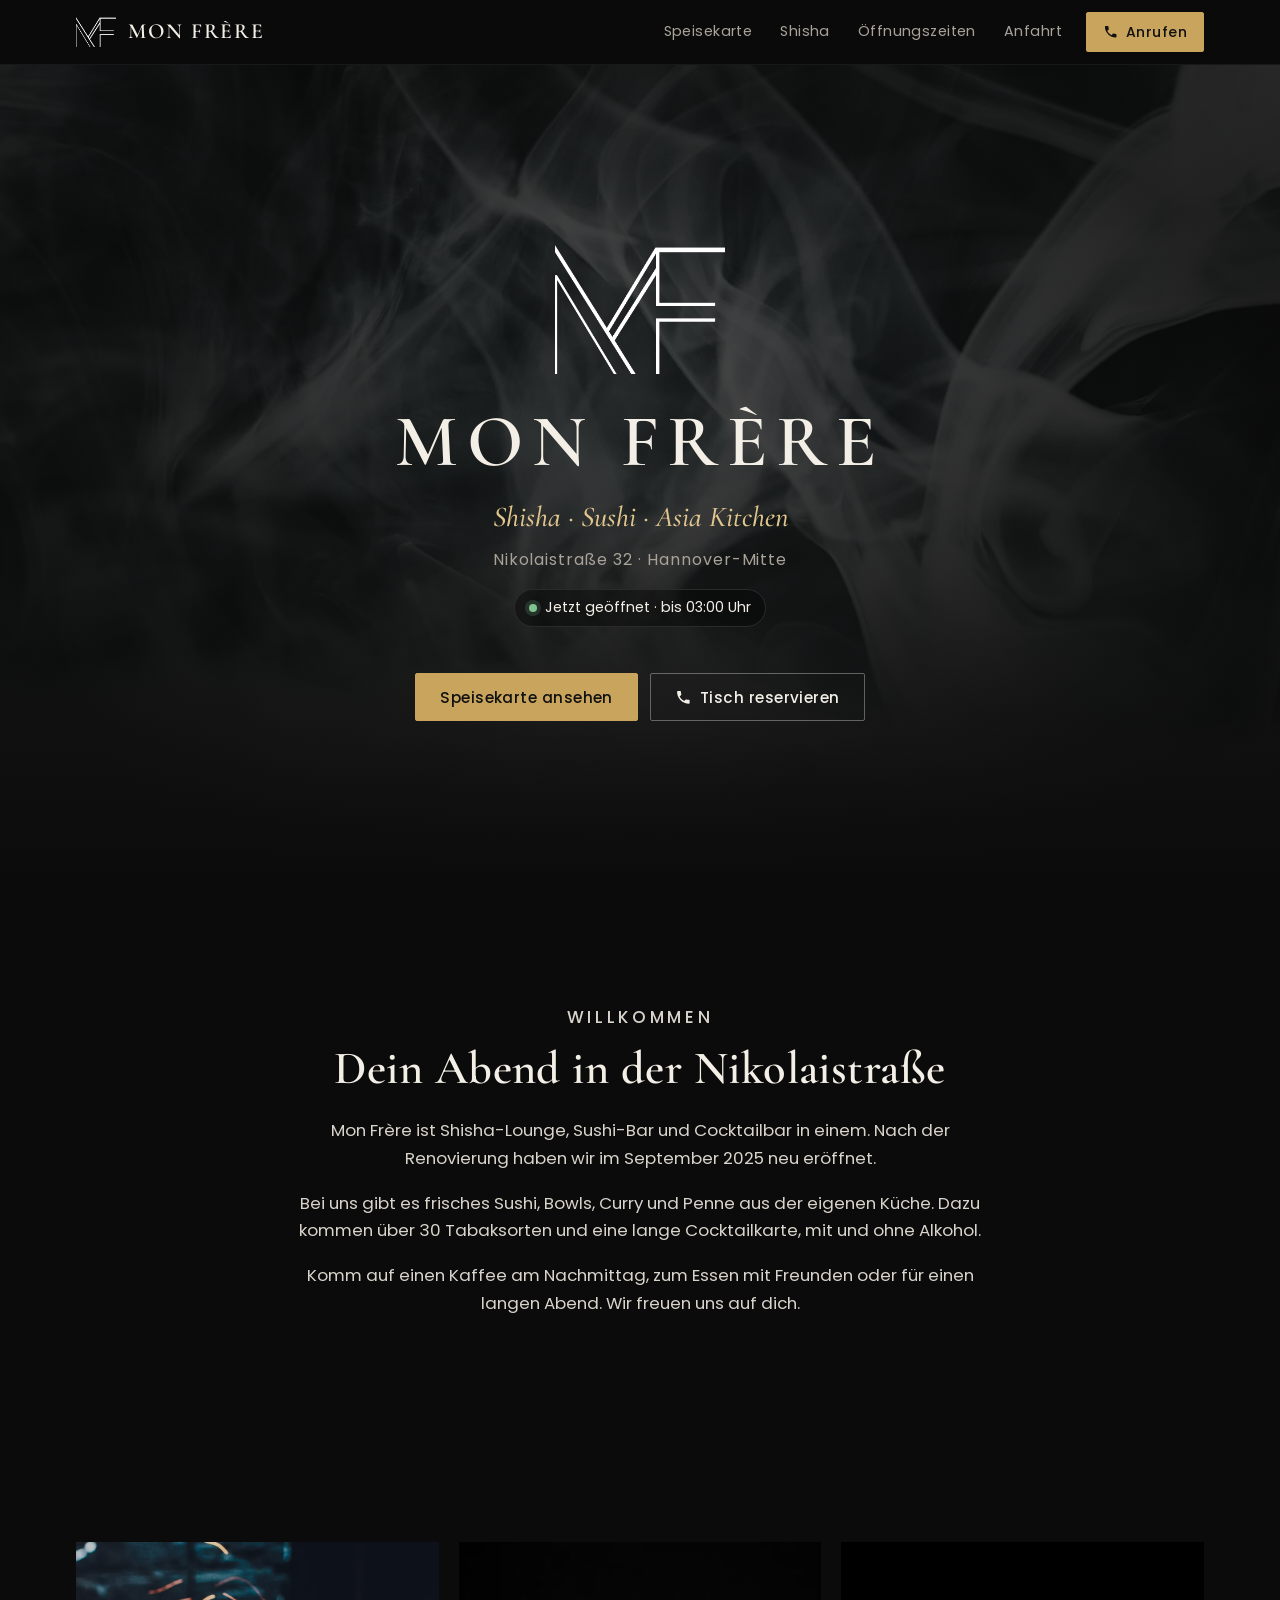
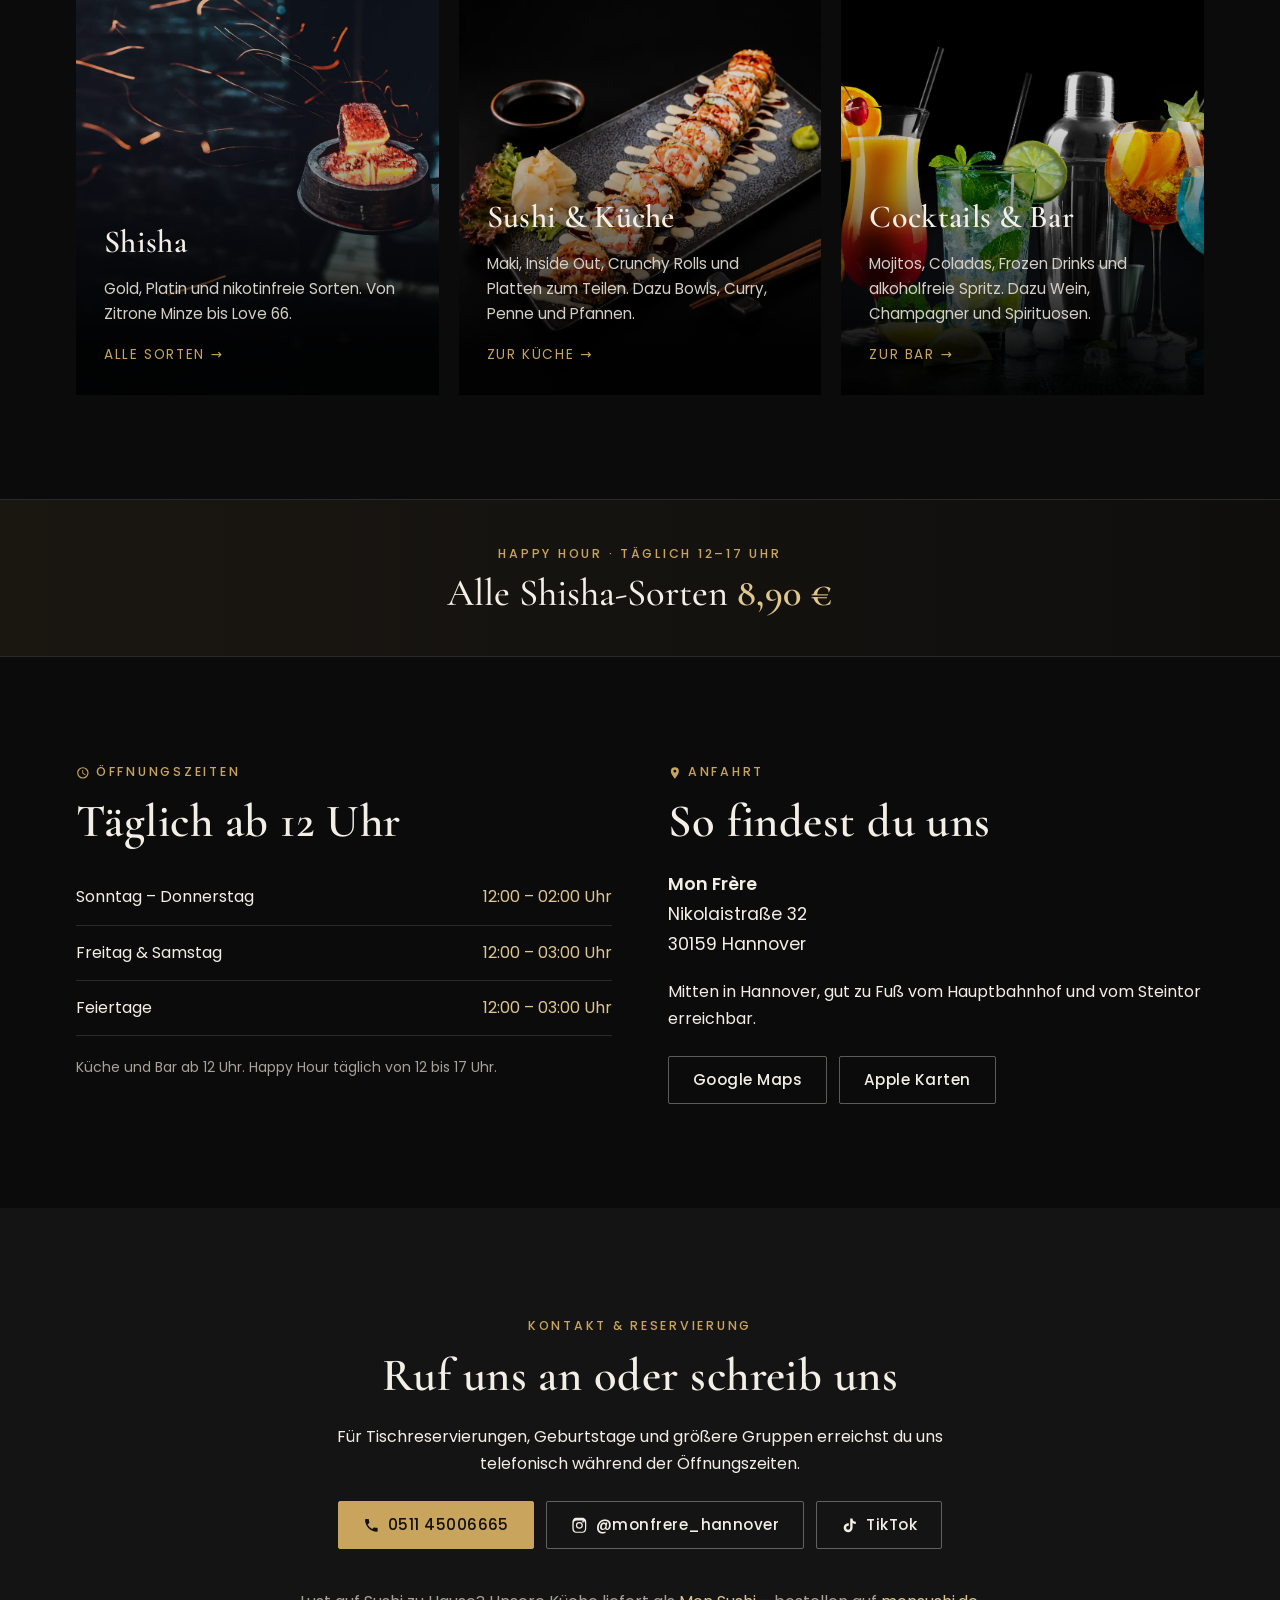
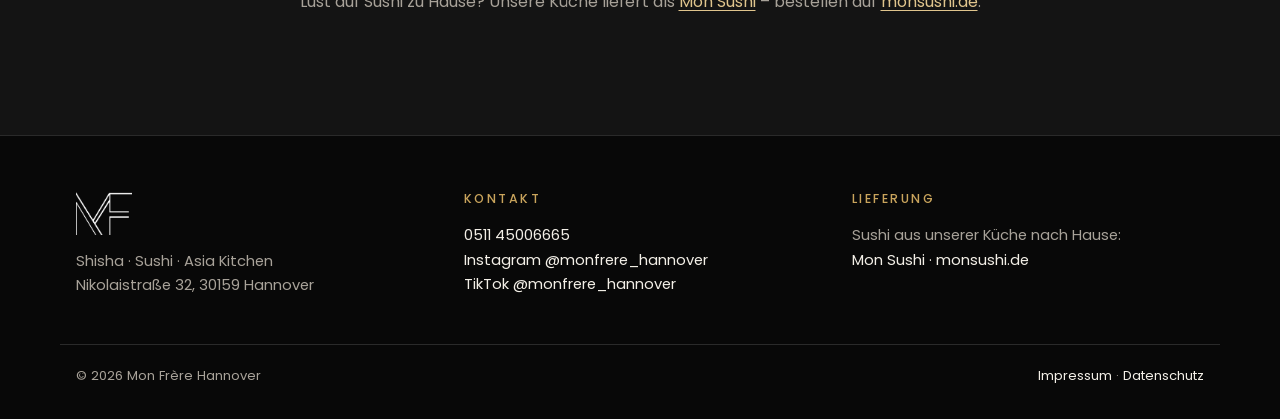
<file: index.html>
<!doctype html>
<html lang="de">
<head>
<meta charset="utf-8">
<meta name="viewport" content="width=device-width, initial-scale=1">
<title>Mon Frère Hannover – Shisha, Sushi &amp; Asia Kitchen in der Nikolaistraße</title>
<meta name="description" content="Mon Frère in Hannover-Mitte: Shisha-Lounge mit Sushi, Bowls und Cocktails in der Nikolaistraße 32. Täglich ab 12 Uhr geöffnet, Happy Hour bis 17 Uhr.">
<link rel="canonical" href="https://monfrere-hannover.de/">
<meta name="theme-color" content="#0b0b0b">
<meta property="og:type" content="website">
<meta property="og:locale" content="de_DE">
<meta property="og:site_name" content="Mon Frère Hannover">
<meta property="og:title" content="Mon Frère Hannover – Shisha, Sushi &amp; Asia Kitchen in der Nikolaistraße">
<meta property="og:description" content="Mon Frère in Hannover-Mitte: Shisha-Lounge mit Sushi, Bowls und Cocktails in der Nikolaistraße 32. Täglich ab 12 Uhr geöffnet, Happy Hour bis 17 Uhr.">
<meta property="og:url" content="https://monfrere-hannover.de/">
<meta property="og:image" content="https://monfrere-hannover.de/assets/img/og-bild.jpg">
<link rel="icon" type="image/png" sizes="32x32" href="assets/img/favicon-32.png">
<link rel="apple-touch-icon" href="assets/img/apple-touch-icon.png">
<link rel="preload" href="assets/fonts/CormorantGaramond-500.woff" as="font" type="font/woff" crossorigin>
<link rel="stylesheet" href="assets/css/stil.css?v=20261021">
<script type="application/ld+json">{"@context": "https://schema.org", "@type": "BarOrPub", "name": "Mon Frère", "description": "Mon Frère in Hannover-Mitte: Shisha-Lounge mit Sushi, Bowls und Cocktails in der Nikolaistraße 32. Täglich ab 12 Uhr geöffnet, Happy Hour bis 17 Uhr.", "url": "https://monfrere-hannover.de/", "telephone": "+4951145006665", "image": "https://monfrere-hannover.de/assets/img/og-bild.jpg", "logo": "https://monfrere-hannover.de/assets/img/icon-512.png", "priceRange": "€€", "servesCuisine": ["Sushi", "Asiatisch", "Cocktails"], "hasMenu": "https://monfrere-hannover.de/speisekarte.html", "address": {"@type": "PostalAddress", "streetAddress": "Nikolaistraße 32", "postalCode": "30159", "addressLocality": "Hannover", "addressCountry": "DE"}, "geo": {"@type": "GeoCoordinates", "latitude": 52.3822822, "longitude": 9.7329298}, "openingHoursSpecification": [{"@type": "OpeningHoursSpecification", "dayOfWeek": ["Sunday", "Monday", "Tuesday", "Wednesday", "Thursday"], "opens": "12:00", "closes": "02:00"}, {"@type": "OpeningHoursSpecification", "dayOfWeek": ["Friday", "Saturday"], "opens": "12:00", "closes": "03:00"}], "sameAs": ["https://www.instagram.com/monfrere_hannover/", "https://www.tiktok.com/@monfrere_hannover"]}</script>
</head>
<body class="start">
<a class="skip" href="#inhalt">Zum Inhalt springen</a>
<header class="kopf">
  <div class="kopf__innen">
    <a class="kopf__logo" href="index.html" aria-label="Mon Frère – Startseite">
      <img src="assets/img/logo-mf.png" alt="" width="40" height="30">
      <span>Mon Frère</span>
    </a>
    <nav class="kopf__nav" aria-label="Hauptnavigation"><a href="speisekarte.html">Speisekarte</a><a href="speisekarte.html#shisha">Shisha</a><a href="index.html#zeiten">Öffnungszeiten</a><a href="index.html#anfahrt">Anfahrt</a></nav>
    <a class="knopf knopf--klein" href="tel:+4951145006665"><svg viewBox="0 0 24 24" aria-hidden="true"><path d="M6.6 10.8a15.1 15.1 0 0 0 6.6 6.6l2.2-2.2a1 1 0 0 1 1-.25 11.4 11.4 0 0 0 3.6.57 1 1 0 0 1 1 1V20a1 1 0 0 1-1 1A17 17 0 0 1 3 4a1 1 0 0 1 1-1h3.5a1 1 0 0 1 1 1c0 1.25.2 2.45.57 3.57a1 1 0 0 1-.25 1z"/></svg><span>Anrufen</span></a>
  </div>
</header>
<main id="inhalt">

<section class="held">
  <div class="held__bild" aria-hidden="true"></div>
  <div class="held__innen">
    <img class="held__logo" src="assets/img/logo-mf.png" alt="" width="180" height="137">
    <h1>Mon Frère</h1>
    <p class="held__zeile">Shisha · Sushi · Asia Kitchen</p>
    <p class="held__ort">Nikolaistraße 32 · Hannover-Mitte</p>
    <p class="status" id="jetzt" hidden></p>
    <div class="held__knoepfe">
      <a class="knopf" href="speisekarte.html">Speisekarte ansehen</a>
      <a class="knopf knopf--rand" href="tel:+4951145006665"><svg viewBox="0 0 24 24" aria-hidden="true"><path d="M6.6 10.8a15.1 15.1 0 0 0 6.6 6.6l2.2-2.2a1 1 0 0 1 1-.25 11.4 11.4 0 0 0 3.6.57 1 1 0 0 1 1 1V20a1 1 0 0 1-1 1A17 17 0 0 1 3 4a1 1 0 0 1 1-1h3.5a1 1 0 0 1 1 1c0 1.25.2 2.45.57 3.57a1 1 0 0 1-.25 1z"/></svg><span>Tisch reservieren</span></a>
    </div>
  </div>
</section>

<section class="abschnitt willkommen">
  <div class="eng">
    <p class="dachzeile">Willkommen</p>
    <h2>Dein Abend in der Nikolaistraße</h2>
    <p>Mon Frère ist Shisha-Lounge, Sushi-Bar und Cocktailbar in einem. Nach der Renovierung haben wir im September 2025 neu eröffnet.</p><p>Bei uns gibt es frisches Sushi, Bowls, Curry und Penne aus der eigenen Küche. Dazu kommen über 30 Tabaksorten und eine lange Cocktailkarte, mit und ohne Alkohol.</p><p>Komm auf einen Kaffee am Nachmittag, zum Essen mit Freunden oder für einen langen Abend. Wir freuen uns auf dich.</p>
  </div>
</section>

<section class="abschnitt" aria-labelledby="angebot">
  <div class="breit">
    <h2 id="angebot" class="sr-only">Unser Angebot</h2>
    <div class="bereiche">
      <a class="bereich" href="speisekarte.html#shisha">
        <img src="assets/img/shisha-funken.webp" alt="Shisha-Kopf mit glühender Kohle" loading="lazy" width="800" height="600">
        <div class="bereich__text">
          <h3>Shisha</h3>
          <p>Gold, Platin und nikotinfreie Sorten. Von Zitrone Minze bis Love 66.</p>
          <span class="pfeil">Alle Sorten →</span>
        </div>
      </a>
      <a class="bereich" href="speisekarte.html#sushi">
        <img src="assets/img/crunchy-roll.webp" alt="Crunchy Roll von Mon Frère auf schwarzem Teller" loading="lazy" width="800" height="600">
        <div class="bereich__text">
          <h3>Sushi &amp; Küche</h3>
          <p>Maki, Inside Out, Crunchy Rolls und Platten zum Teilen. Dazu Bowls, Curry, Penne und Pfannen.</p>
          <span class="pfeil">Zur Küche →</span>
        </div>
      </a>
      <a class="bereich" href="speisekarte.html#cocktails">
        <img src="assets/img/cocktails.webp" alt="Verschiedene bunte Cocktails auf einer Bar" loading="lazy" width="800" height="600">
        <div class="bereich__text">
          <h3>Cocktails &amp; Bar</h3>
          <p>Mojitos, Coladas, Frozen Drinks und alkoholfreie Spritz. Dazu Wein, Champagner und Spirituosen.</p>
          <span class="pfeil">Zur Bar →</span>
        </div>
      </a>
    </div>
  </div>
</section>

<section class="happy">
  <div class="happy__innen">
    <p class="dachzeile">Happy Hour · täglich 12–17 Uhr</p>
    <p class="happy__preis">Alle Shisha-Sorten <strong>8,90 €</strong></p>
  </div>
</section>

<section class="abschnitt" id="zeiten">
  <div class="zwei">
    <div>
      <p class="dachzeile"><svg viewBox="0 0 24 24" aria-hidden="true"><path d="M12 2a10 10 0 1 0 0 20 10 10 0 0 0 0-20zm0 18a8 8 0 1 1 0-16 8 8 0 0 1 0 16zm.5-13H11v6l5.2 3.2.8-1.3-4.5-2.7z"/></svg> Öffnungszeiten</p>
      <h2>Täglich ab 12 Uhr</h2>
      <table class="zeiten"><tr><th scope="row">Sonntag – Donnerstag</th><td>12:00 – 02:00 Uhr</td></tr><tr><th scope="row">Freitag &amp; Samstag</th><td>12:00 – 03:00 Uhr</td></tr><tr><th scope="row">Feiertage</th><td>12:00 – 03:00 Uhr</td></tr></table>
      <p class="klein">Küche und Bar ab 12 Uhr. Happy Hour täglich von 12 bis 17 Uhr.</p>
    </div>
    <div id="anfahrt">
      <p class="dachzeile"><svg viewBox="0 0 24 24" aria-hidden="true"><path d="M12 2a7 7 0 0 0-7 7c0 5.25 7 13 7 13s7-7.75 7-13a7 7 0 0 0-7-7zm0 9.5A2.5 2.5 0 1 1 12 6.5a2.5 2.5 0 0 1 0 5z"/></svg> Anfahrt</p>
      <h2>So findest du uns</h2>
      <address>
        <strong>Mon Frère</strong><br>
        Nikolaistraße 32<br>
        30159 Hannover
      </address>
      <p>Mitten in Hannover, gut zu Fuß vom Hauptbahnhof und vom Steintor erreichbar.</p>
      <div class="knopfreihe">
        <a class="knopf knopf--rand" href="https://www.google.com/maps/search/?api=1&query=Mon+Fr%C3%A8re+Nikolaistra%C3%9Fe+32+30159+Hannover" rel="noopener" target="_blank">Google Maps</a>
        <a class="knopf knopf--rand" href="https://maps.apple.com/?q=Mon%20Fr%C3%A8re&address=Nikolaistra%C3%9Fe%2032,%2030159%20Hannover&ll=52.3822822,9.7329298" rel="noopener" target="_blank">Apple Karten</a>
      </div>
    </div>
  </div>
</section>

<section class="abschnitt kontakt" id="kontakt">
  <div class="eng mitte">
    <p class="dachzeile">Kontakt & Reservierung</p>
    <h2>Ruf uns an oder schreib uns</h2>
    <p>Für Tischreservierungen, Geburtstage und größere Gruppen erreichst du uns telefonisch während der Öffnungszeiten.</p>
    <div class="knopfreihe knopfreihe--mitte">
      <a class="knopf" href="tel:+4951145006665"><svg viewBox="0 0 24 24" aria-hidden="true"><path d="M6.6 10.8a15.1 15.1 0 0 0 6.6 6.6l2.2-2.2a1 1 0 0 1 1-.25 11.4 11.4 0 0 0 3.6.57 1 1 0 0 1 1 1V20a1 1 0 0 1-1 1A17 17 0 0 1 3 4a1 1 0 0 1 1-1h3.5a1 1 0 0 1 1 1c0 1.25.2 2.45.57 3.57a1 1 0 0 1-.25 1z"/></svg><span>0511 45006665</span></a>
      <a class="knopf knopf--rand" href="https://www.instagram.com/monfrere_hannover/" rel="noopener" target="_blank"><svg viewBox="0 0 24 24" aria-hidden="true"><path d="M12 7a5 5 0 1 0 0 10 5 5 0 0 0 0-10zm0 8.2a3.2 3.2 0 1 1 0-6.4 3.2 3.2 0 0 1 0 6.4zM17.3 5.5a1.2 1.2 0 1 0 0 2.4 1.2 1.2 0 0 0 0-2.4zM21.9 7.1c-.1-1.6-.4-3-1.6-4.2S17.7 1.3 16.1 1.2C14.4 1.1 9.6 1.1 7.9 1.2 6.3 1.3 4.9 1.6 3.7 2.8S2.1 5.5 2 7.1C1.9 8.8 1.9 15.2 2 16.9c.1 1.6.4 3 1.6 4.2s2.6 1.5 4.2 1.6c1.7.1 6.5.1 8.2 0 1.6-.1 3-.4 4.2-1.6s1.5-2.6 1.6-4.2c.1-1.7.1-8.1.1-9.8zm-2.2 11.7a3.3 3.3 0 0 1-1.9 1.9c-1.3.5-4.4.4-5.8.4s-4.5.1-5.8-.4a3.3 3.3 0 0 1-1.9-1.9c-.5-1.3-.4-4.4-.4-5.8s-.1-4.5.4-5.8a3.3 3.3 0 0 1 1.9-1.9C7.5 4.8 10.6 4.9 12 4.9s4.5-.1 5.8.4a3.3 3.3 0 0 1 1.9 1.9c.5 1.3.4 4.4.4 5.8s.1 4.5-.4 5.8z"/></svg><span>@monfrere_hannover</span></a>
      <a class="knopf knopf--rand" href="https://www.tiktok.com/@monfrere_hannover" rel="noopener" target="_blank"><svg viewBox="0 0 24 24" aria-hidden="true"><path d="M16.6 2h-3.4v13.4a2.9 2.9 0 1 1-2.9-2.9c.3 0 .6 0 .9.1V9.1a6.4 6.4 0 1 0 5.4 6.3V8.6a8 8 0 0 0 4.7 1.5V6.7a4.7 4.7 0 0 1-4.7-4.7z"/></svg><span>TikTok</span></a>
    </div>
    <p class="lieferung">Lust auf Sushi zu Hause? Unsere Küche liefert als <a href="https://monsushi.de/" rel="noopener" target="_blank">Mon Sushi</a> – bestellen auf <a href="https://monsushi.de/" rel="noopener" target="_blank">monsushi.de</a>.</p>
  </div>
</section>

</main>
<footer class="fuss">
  <div class="fuss__innen">
    <div class="fuss__marke">
      <img src="assets/img/logo-mf.png" alt="Mon Frère" width="64" height="48">
      <p>Shisha · Sushi · Asia Kitchen<br>Nikolaistraße 32, 30159 Hannover</p>
    </div>
    <div class="fuss__spalte">
      <h2>Kontakt</h2>
      <p><a href="tel:+4951145006665">0511 45006665</a><br>
      <a href="https://www.instagram.com/monfrere_hannover/" rel="noopener" target="_blank">Instagram @monfrere_hannover</a><br>
      <a href="https://www.tiktok.com/@monfrere_hannover" rel="noopener" target="_blank">TikTok @monfrere_hannover</a></p>
    </div>
    <div class="fuss__spalte">
      <h2>Lieferung</h2>
      <p>Sushi aus unserer Küche nach Hause:<br><a href="https://monsushi.de/" rel="noopener" target="_blank">Mon Sushi · monsushi.de</a></p>
    </div>
  </div>
  <div class="fuss__unten">
    <span>© 2026 Mon Frère Hannover</span>
    <span><a href="impressum.html">Impressum</a> · <a href="datenschutz.html">Datenschutz</a></span>
  </div>
</footer>
<script>
(function(){
  // Öffnungszeiten in Minuten ab Mitternacht, Schließzeit nach Mitternacht = +1440
  var plan = [[720, 1560], [720, 1560], [720, 1560], [720, 1560], [720, 1560], [720, 1620], [720, 1620]]; // Index 0 = Sonntag
  var el = document.getElementById('jetzt');
  if (!el) return;
  function berlin(){
    var p = new Intl.DateTimeFormat('de-DE',{timeZone:'Europe/Berlin',weekday:'short',hour:'2-digit',minute:'2-digit',hour12:false}).formatToParts(new Date());
    var o = {}; p.forEach(function(x){o[x.type]=x.value;});
    var tage = {'So':0,'Mo':1,'Di':2,'Mi':3,'Do':4,'Fr':5,'Sa':6};
    return {tag: tage[o.weekday.replace('.','')], min: (parseInt(o.hour,10)%24)*60+parseInt(o.minute,10)};
  }
  function uhr(m){ m = m % 1440; return String(Math.floor(m/60)).padStart(2,'0')+':'+String(m%60).padStart(2,'0'); }
  try {
    var n = berlin(), heute = plan[n.tag], gestern = plan[(n.tag+6)%7];
    var text, offen = false;
    if (gestern && n.min < gestern[1]-1440) { offen = true; text = 'Jetzt geöffnet · bis ' + uhr(gestern[1]) + ' Uhr'; }
    else if (heute && n.min >= heute[0]) { offen = true; text = 'Jetzt geöffnet · bis ' + uhr(heute[1]) + ' Uhr'; }
    else if (heute) { text = 'Heute ab ' + uhr(heute[0]) + ' Uhr geöffnet'; }
    if (text) { el.textContent = text; el.classList.add(offen ? 'ist-offen' : 'ist-zu'); el.hidden = false; }
  } catch(err) {}
})();
</script>
</body>
</html>
</file>
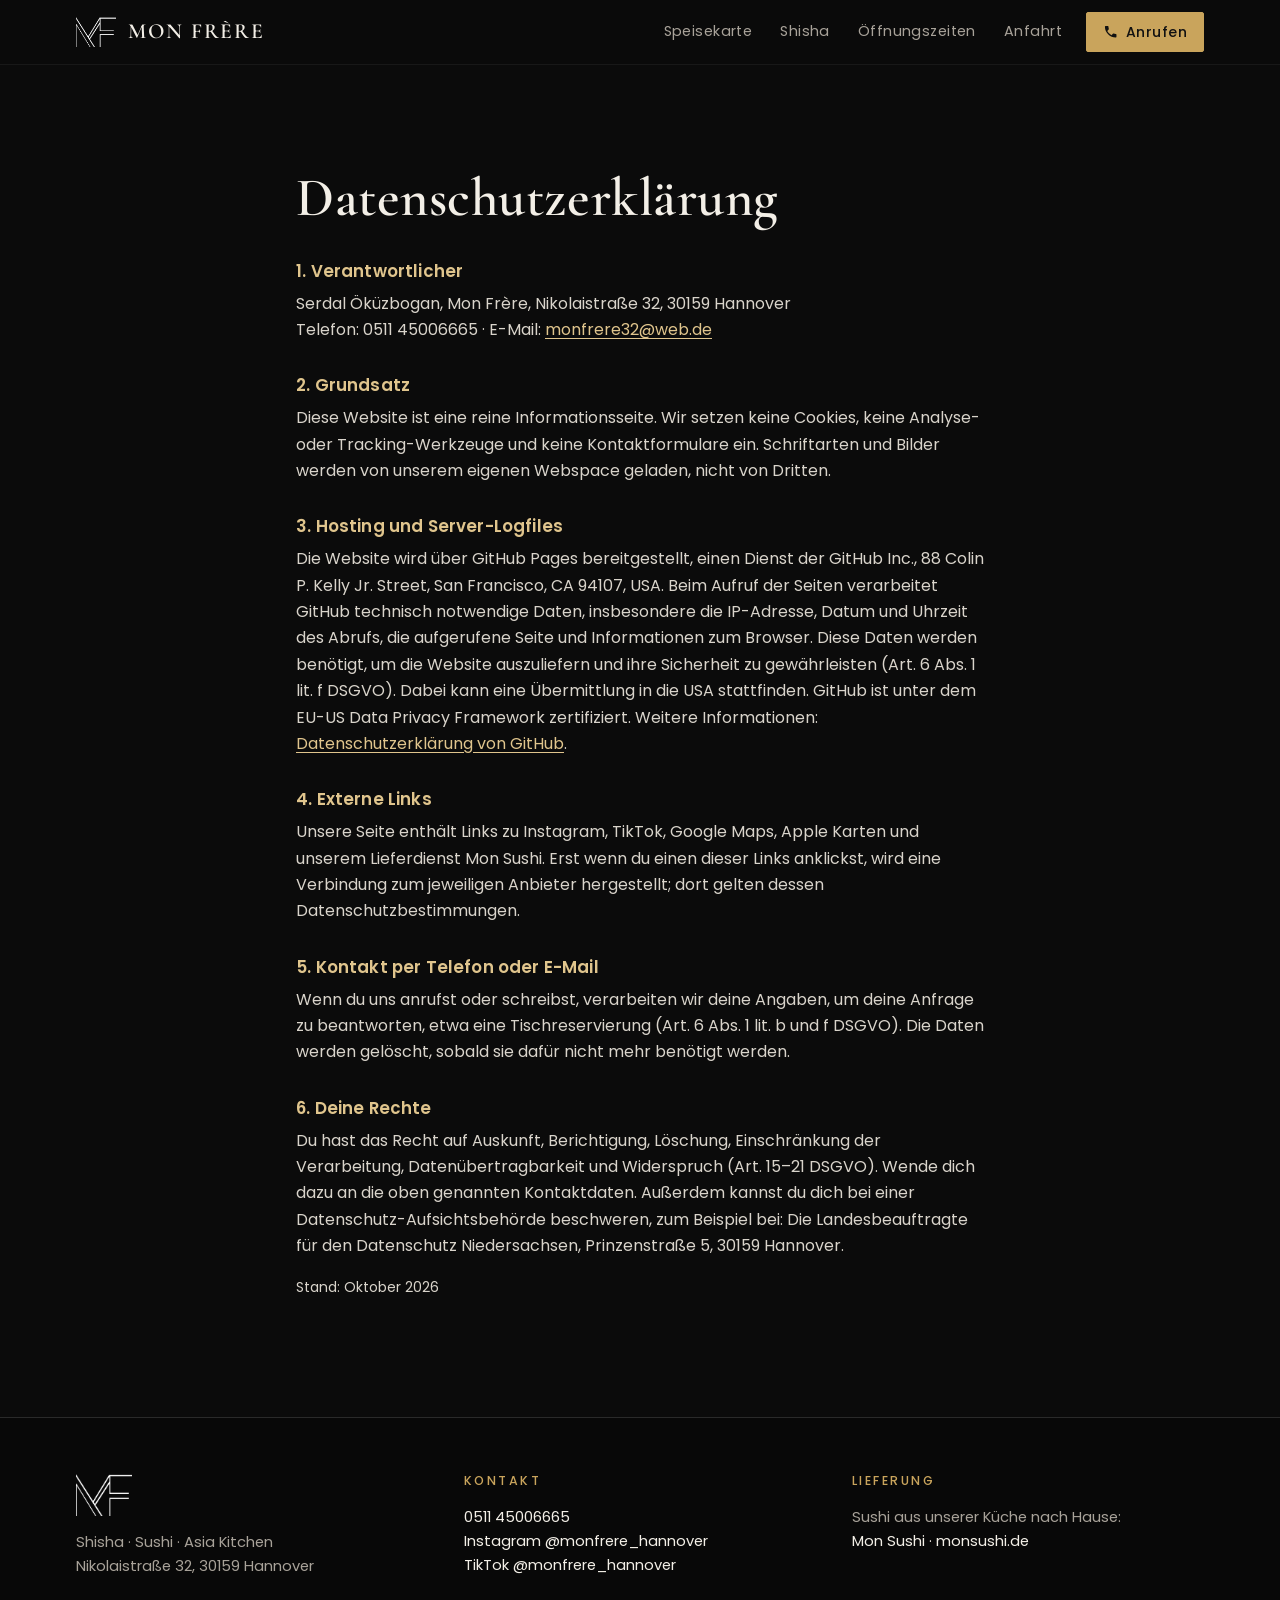
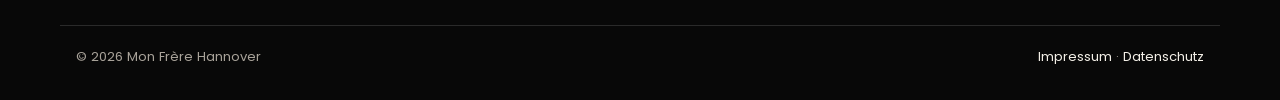
<file: datenschutz.html>
<!doctype html>
<html lang="de">
<head>
<meta charset="utf-8">
<meta name="viewport" content="width=device-width, initial-scale=1">
<title>Datenschutz – Mon Frère Hannover</title>
<meta name="description" content="Datenschutzerklärung von Mon Frère Hannover.">
<link rel="canonical" href="https://monfrere-hannover.de/datenschutz.html">
<meta name="theme-color" content="#0b0b0b">
<meta property="og:type" content="website">
<meta property="og:locale" content="de_DE">
<meta property="og:site_name" content="Mon Frère Hannover">
<meta property="og:title" content="Datenschutz – Mon Frère Hannover">
<meta property="og:description" content="Datenschutzerklärung von Mon Frère Hannover.">
<meta property="og:url" content="https://monfrere-hannover.de/datenschutz.html">
<meta property="og:image" content="https://monfrere-hannover.de/assets/img/og-bild.jpg">
<link rel="icon" type="image/png" sizes="32x32" href="assets/img/favicon-32.png">
<link rel="apple-touch-icon" href="assets/img/apple-touch-icon.png">
<link rel="preload" href="assets/fonts/CormorantGaramond-500.woff" as="font" type="font/woff" crossorigin>
<link rel="stylesheet" href="assets/css/stil.css?v=20261021">
</head>
<body class="">
<a class="skip" href="#inhalt">Zum Inhalt springen</a>
<header class="kopf">
  <div class="kopf__innen">
    <a class="kopf__logo" href="index.html" aria-label="Mon Frère – Startseite">
      <img src="assets/img/logo-mf.png" alt="" width="40" height="30">
      <span>Mon Frère</span>
    </a>
    <nav class="kopf__nav" aria-label="Hauptnavigation"><a href="speisekarte.html">Speisekarte</a><a href="speisekarte.html#shisha">Shisha</a><a href="index.html#zeiten">Öffnungszeiten</a><a href="index.html#anfahrt">Anfahrt</a></nav>
    <a class="knopf knopf--klein" href="tel:+4951145006665"><svg viewBox="0 0 24 24" aria-hidden="true"><path d="M6.6 10.8a15.1 15.1 0 0 0 6.6 6.6l2.2-2.2a1 1 0 0 1 1-.25 11.4 11.4 0 0 0 3.6.57 1 1 0 0 1 1 1V20a1 1 0 0 1-1 1A17 17 0 0 1 3 4a1 1 0 0 1 1-1h3.5a1 1 0 0 1 1 1c0 1.25.2 2.45.57 3.57a1 1 0 0 1-.25 1z"/></svg><span>Anrufen</span></a>
  </div>
</header>
<main id="inhalt">

<section class="abschnitt text">
  <div class="eng">
    <h1>Datenschutzerklärung</h1>
    <h2>1. Verantwortlicher</h2>
    <p>Serdal Öküzbogan, Mon Frère, Nikolaistraße 32, 30159 Hannover<br>Telefon: 0511 45006665 · E-Mail: <a href="mailto:monfrere32@web.de">monfrere32@web.de</a></p>

    <h2>2. Grundsatz</h2>
    <p>Diese Website ist eine reine Informationsseite. Wir setzen keine Cookies, keine Analyse- oder Tracking-Werkzeuge und keine Kontaktformulare ein. Schriftarten und Bilder werden von unserem eigenen Webspace geladen, nicht von Dritten.</p>

    <h2>3. Hosting und Server-Logfiles</h2>
    <p>Die Website wird über GitHub Pages bereitgestellt, einen Dienst der GitHub Inc., 88 Colin P. Kelly Jr. Street, San Francisco, CA 94107, USA. Beim Aufruf der Seiten verarbeitet GitHub technisch notwendige Daten, insbesondere die IP-Adresse, Datum und Uhrzeit des Abrufs, die aufgerufene Seite und Informationen zum Browser. Diese Daten werden benötigt, um die Website auszuliefern und ihre Sicherheit zu gewährleisten (Art. 6 Abs. 1 lit. f DSGVO). Dabei kann eine Übermittlung in die USA stattfinden. GitHub ist unter dem EU-US Data Privacy Framework zertifiziert. Weitere Informationen: <a href="https://docs.github.com/de/site-policy/privacy-policies/github-general-privacy-statement" rel="noopener" target="_blank">Datenschutzerklärung von GitHub</a>.</p>

    <h2>4. Externe Links</h2>
    <p>Unsere Seite enthält Links zu Instagram, TikTok, Google Maps, Apple Karten und unserem Lieferdienst Mon Sushi. Erst wenn du einen dieser Links anklickst, wird eine Verbindung zum jeweiligen Anbieter hergestellt; dort gelten dessen Datenschutzbestimmungen.</p>

    <h2>5. Kontakt per Telefon oder E-Mail</h2>
    <p>Wenn du uns anrufst oder schreibst, verarbeiten wir deine Angaben, um deine Anfrage zu beantworten, etwa eine Tischreservierung (Art. 6 Abs. 1 lit. b und f DSGVO). Die Daten werden gelöscht, sobald sie dafür nicht mehr benötigt werden.</p>

    <h2>6. Deine Rechte</h2>
    <p>Du hast das Recht auf Auskunft, Berichtigung, Löschung, Einschränkung der Verarbeitung, Datenübertragbarkeit und Widerspruch (Art. 15–21 DSGVO). Wende dich dazu an die oben genannten Kontaktdaten. Außerdem kannst du dich bei einer Datenschutz-Aufsichtsbehörde beschweren, zum Beispiel bei: Die Landesbeauftragte für den Datenschutz Niedersachsen, Prinzenstraße 5, 30159 Hannover.</p>

    <p class="klein">Stand: Oktober 2026</p>
  </div>
</section>

</main>
<footer class="fuss">
  <div class="fuss__innen">
    <div class="fuss__marke">
      <img src="assets/img/logo-mf.png" alt="Mon Frère" width="64" height="48">
      <p>Shisha · Sushi · Asia Kitchen<br>Nikolaistraße 32, 30159 Hannover</p>
    </div>
    <div class="fuss__spalte">
      <h2>Kontakt</h2>
      <p><a href="tel:+4951145006665">0511 45006665</a><br>
      <a href="https://www.instagram.com/monfrere_hannover/" rel="noopener" target="_blank">Instagram @monfrere_hannover</a><br>
      <a href="https://www.tiktok.com/@monfrere_hannover" rel="noopener" target="_blank">TikTok @monfrere_hannover</a></p>
    </div>
    <div class="fuss__spalte">
      <h2>Lieferung</h2>
      <p>Sushi aus unserer Küche nach Hause:<br><a href="https://monsushi.de/" rel="noopener" target="_blank">Mon Sushi · monsushi.de</a></p>
    </div>
  </div>
  <div class="fuss__unten">
    <span>© 2026 Mon Frère Hannover</span>
    <span><a href="impressum.html">Impressum</a> · <a href="datenschutz.html">Datenschutz</a></span>
  </div>
</footer>
</body>
</html>
</file>
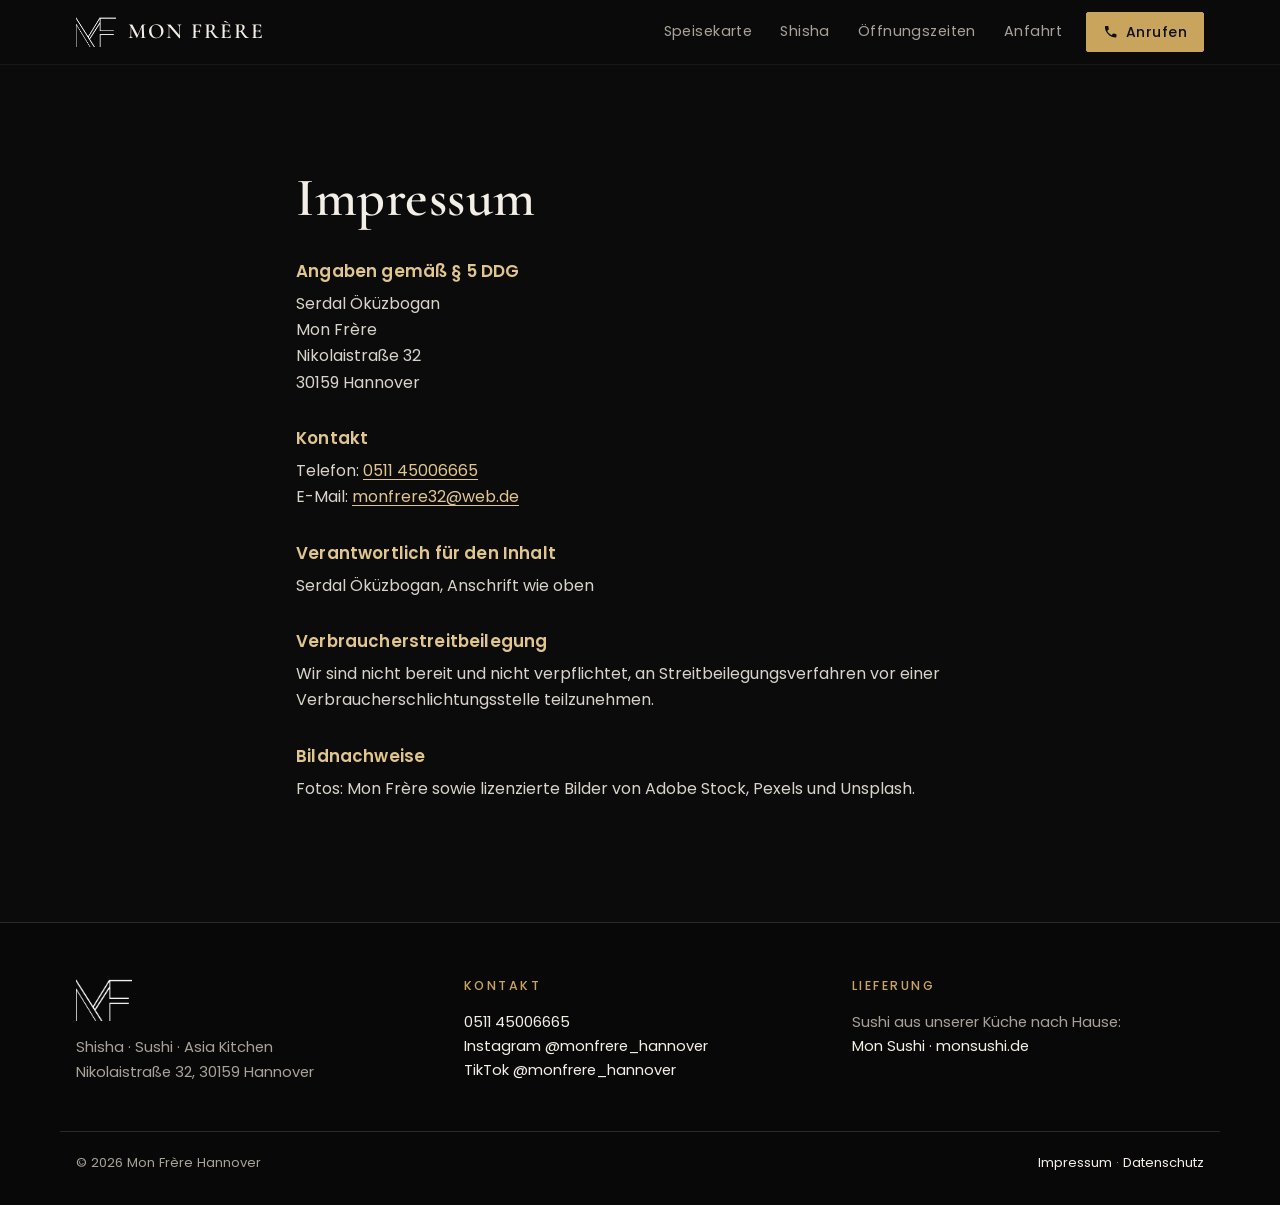
<file: impressum.html>
<!doctype html>
<html lang="de">
<head>
<meta charset="utf-8">
<meta name="viewport" content="width=device-width, initial-scale=1">
<title>Impressum – Mon Frère Hannover</title>
<meta name="description" content="Impressum von Mon Frère Hannover.">
<link rel="canonical" href="https://monfrere-hannover.de/impressum.html">
<meta name="theme-color" content="#0b0b0b">
<meta property="og:type" content="website">
<meta property="og:locale" content="de_DE">
<meta property="og:site_name" content="Mon Frère Hannover">
<meta property="og:title" content="Impressum – Mon Frère Hannover">
<meta property="og:description" content="Impressum von Mon Frère Hannover.">
<meta property="og:url" content="https://monfrere-hannover.de/impressum.html">
<meta property="og:image" content="https://monfrere-hannover.de/assets/img/og-bild.jpg">
<link rel="icon" type="image/png" sizes="32x32" href="assets/img/favicon-32.png">
<link rel="apple-touch-icon" href="assets/img/apple-touch-icon.png">
<link rel="preload" href="assets/fonts/CormorantGaramond-500.woff" as="font" type="font/woff" crossorigin>
<link rel="stylesheet" href="assets/css/stil.css?v=20261021">
</head>
<body class="">
<a class="skip" href="#inhalt">Zum Inhalt springen</a>
<header class="kopf">
  <div class="kopf__innen">
    <a class="kopf__logo" href="index.html" aria-label="Mon Frère – Startseite">
      <img src="assets/img/logo-mf.png" alt="" width="40" height="30">
      <span>Mon Frère</span>
    </a>
    <nav class="kopf__nav" aria-label="Hauptnavigation"><a href="speisekarte.html">Speisekarte</a><a href="speisekarte.html#shisha">Shisha</a><a href="index.html#zeiten">Öffnungszeiten</a><a href="index.html#anfahrt">Anfahrt</a></nav>
    <a class="knopf knopf--klein" href="tel:+4951145006665"><svg viewBox="0 0 24 24" aria-hidden="true"><path d="M6.6 10.8a15.1 15.1 0 0 0 6.6 6.6l2.2-2.2a1 1 0 0 1 1-.25 11.4 11.4 0 0 0 3.6.57 1 1 0 0 1 1 1V20a1 1 0 0 1-1 1A17 17 0 0 1 3 4a1 1 0 0 1 1-1h3.5a1 1 0 0 1 1 1c0 1.25.2 2.45.57 3.57a1 1 0 0 1-.25 1z"/></svg><span>Anrufen</span></a>
  </div>
</header>
<main id="inhalt">

<section class="abschnitt text">
  <div class="eng">
    <h1>Impressum</h1>
    <h2>Angaben gemäß § 5 DDG</h2>
    <p>Serdal Öküzbogan<br>Mon Frère<br>Nikolaistraße 32<br>30159 Hannover</p>
    <h2>Kontakt</h2>
    <p>Telefon: <a href="tel:+4951145006665">0511 45006665</a><br>E-Mail: <a href="mailto:monfrere32@web.de">monfrere32@web.de</a></p>
    
    <h2>Verantwortlich für den Inhalt</h2>
    <p>Serdal Öküzbogan, Anschrift wie oben</p>
    <h2>Verbraucherstreitbeilegung</h2>
    <p>Wir sind nicht bereit und nicht verpflichtet, an Streitbeilegungsverfahren vor einer Verbraucherschlichtungsstelle teilzunehmen.</p>
    <h2>Bildnachweise</h2>
    <p>Fotos: Mon Frère sowie lizenzierte Bilder von Adobe Stock, Pexels und Unsplash.</p>
  </div>
</section>

</main>
<footer class="fuss">
  <div class="fuss__innen">
    <div class="fuss__marke">
      <img src="assets/img/logo-mf.png" alt="Mon Frère" width="64" height="48">
      <p>Shisha · Sushi · Asia Kitchen<br>Nikolaistraße 32, 30159 Hannover</p>
    </div>
    <div class="fuss__spalte">
      <h2>Kontakt</h2>
      <p><a href="tel:+4951145006665">0511 45006665</a><br>
      <a href="https://www.instagram.com/monfrere_hannover/" rel="noopener" target="_blank">Instagram @monfrere_hannover</a><br>
      <a href="https://www.tiktok.com/@monfrere_hannover" rel="noopener" target="_blank">TikTok @monfrere_hannover</a></p>
    </div>
    <div class="fuss__spalte">
      <h2>Lieferung</h2>
      <p>Sushi aus unserer Küche nach Hause:<br><a href="https://monsushi.de/" rel="noopener" target="_blank">Mon Sushi · monsushi.de</a></p>
    </div>
  </div>
  <div class="fuss__unten">
    <span>© 2026 Mon Frère Hannover</span>
    <span><a href="impressum.html">Impressum</a> · <a href="datenschutz.html">Datenschutz</a></span>
  </div>
</footer>
</body>
</html>
</file>
<file: assets/css/stil.css>
/* Mon Frère – monfrere-hannover.de */

@font-face { font-family: "Cormorant"; src: url("../fonts/CormorantGaramond-500.woff") format("woff"); font-weight: 500; font-display: swap; }
@font-face { font-family: "Cormorant"; src: url("../fonts/CormorantGaramond-600.woff") format("woff"); font-weight: 600; font-display: swap; }
@font-face { font-family: "Cormorant"; src: url("../fonts/CormorantGaramond-500Italic.woff") format("woff"); font-weight: 500; font-style: italic; font-display: swap; }
@font-face { font-family: "Poppins"; src: url("../fonts/Poppins-Regular.woff") format("woff"); font-weight: 400; font-display: swap; }
@font-face { font-family: "Poppins"; src: url("../fonts/Poppins-Medium.woff") format("woff"); font-weight: 500; font-display: swap; }
@font-face { font-family: "Poppins"; src: url("../fonts/Poppins-SemiBold.woff") format("woff"); font-weight: 600; font-display: swap; }

:root {
  --bg: #0b0b0b;
  --flaeche: #141414;
  --flaeche-2: #1b1b1b;
  --linie: #2a2a2a;
  --text: #f3efe7;
  --gedimmt: #a8a299;
  --gold: #c9a45c;
  --gold-hell: #e0c58d;
  --gruen: #7fc48f;
  --serif: "Cormorant", "Times New Roman", serif;
  --sans: "Poppins", system-ui, -apple-system, "Segoe UI", sans-serif;
  --rand: 16px;
  --max: 1160px;
  --kopf: 64px;
  color-scheme: dark;
}

*, *::before, *::after { box-sizing: border-box; }
html { scroll-behavior: smooth; scroll-padding-top: calc(var(--kopf) + 60px); -webkit-text-size-adjust: 100%; }
body {
  margin: 0;
  background: var(--bg);
  color: var(--text);
  font: 400 16px/1.65 var(--sans);
  overflow-x: hidden;
}
img { max-width: 100%; display: block; }
a { color: var(--gold-hell); text-underline-offset: 3px; }
a:hover { color: var(--text); }
h1, h2, h3, h4 { font-family: var(--serif); font-weight: 600; line-height: 1.1; margin: 0 0 .5em; letter-spacing: .01em; }
h1 { font-size: clamp(2.6rem, 8vw, 4.6rem); }
h2 { font-size: clamp(2rem, 5vw, 2.9rem); }
h3 { font-size: 1.6rem; }
p { margin: 0 0 1em; }
svg { width: 1.1em; height: 1.1em; fill: currentColor; flex: none; }
:focus-visible { outline: 2px solid var(--gold); outline-offset: 3px; }
[hidden] { display: none !important; }
.sr-only { position: absolute; width: 1px; height: 1px; overflow: hidden; clip: rect(0 0 0 0); white-space: nowrap; }
.skip { position: absolute; left: -9999px; top: 8px; background: var(--gold); color: #000; padding: 8px 14px; z-index: 100; }
.skip:focus { left: 8px; }

.eng { max-width: 720px; margin: 0 auto; padding: 0 var(--rand); }
.breit { max-width: var(--max); margin: 0 auto; padding: 0 var(--rand); }
.mitte { text-align: center; }
.klein { font-size: .875rem; color: var(--gedimmt); }
.dachzeile {
  display: inline-flex; align-items: center; gap: .5em;
  font: 500 .78rem/1.2 var(--sans); letter-spacing: .22em; text-transform: uppercase;
  color: var(--gold); margin-bottom: 1rem;
}
.abschnitt { padding: clamp(56px, 9vw, 104px) 0; }

/* Knöpfe */
.knopf {
  display: inline-flex; align-items: center; justify-content: center; gap: .55em;
  min-height: 48px; padding: 12px 24px;
  background: var(--gold); color: #111; border: 1px solid var(--gold);
  font: 500 .95rem/1 var(--sans); letter-spacing: .03em; text-decoration: none;
  border-radius: 2px; transition: background .2s, color .2s, border-color .2s;
}
.knopf:hover { background: var(--gold-hell); border-color: var(--gold-hell); color: #111; }
.knopf--rand { background: transparent; color: var(--text); border-color: rgba(243, 239, 231, .35); }
.knopf--rand:hover { background: rgba(243, 239, 231, .08); color: var(--text); border-color: var(--text); }
.knopf--klein { min-height: 40px; padding: 8px 16px; font-size: .875rem; }
.knopfreihe { display: flex; flex-wrap: wrap; gap: 12px; margin-top: 1.5rem; }
.knopfreihe--mitte { justify-content: center; }

/* Kopf */
.kopf {
  position: sticky; top: 0; z-index: 50;
  background: rgba(11, 11, 11, .86);
  backdrop-filter: blur(10px); -webkit-backdrop-filter: blur(10px);
  border-bottom: 1px solid rgba(255, 255, 255, .06);
}
.kopf__innen { max-width: var(--max); margin: 0 auto; padding: 0 var(--rand); height: var(--kopf); display: flex; align-items: center; gap: 24px; }
.kopf__logo { display: flex; align-items: center; gap: 12px; text-decoration: none; color: var(--text); }
.kopf__logo img { width: 40px; height: auto; }
.kopf__logo span { font: 600 1.35rem/1 var(--serif); letter-spacing: .08em; text-transform: uppercase; }
.kopf__nav { display: flex; gap: 28px; margin-left: auto; }
.kopf__nav a { color: var(--gedimmt); text-decoration: none; font-size: .9rem; letter-spacing: .03em; }
.kopf__nav a:hover, .kopf__nav a[aria-current] { color: var(--text); }
@media (max-width: 860px) {
  .kopf__nav { display: none; }
  .kopf__innen .knopf--klein { margin-left: auto; }
}
@media (max-width: 380px) {
  .kopf__logo span { display: none; }
}

/* Startbereich */
.held { position: relative; min-height: calc(100svh - var(--kopf)); display: grid; place-items: center; text-align: center; overflow: hidden; isolation: isolate; }
.held__bild {
  position: absolute; inset: 0; z-index: -1;
  background:
    radial-gradient(ellipse at center, rgba(11, 11, 11, .35) 0%, rgba(11, 11, 11, .85) 75%),
    linear-gradient(to bottom, rgba(11, 11, 11, .2), var(--bg) 98%),
    url("../img/rauch.webp") center / cover no-repeat;
}
.held__innen { padding: 72px var(--rand); max-width: 760px; }
.held__logo { width: clamp(110px, 22vw, 170px); height: auto; margin: 0 auto 28px; }
.held h1 { text-transform: uppercase; letter-spacing: .12em; margin-bottom: .2em; }
.held__zeile { font: italic 500 clamp(1.3rem, 3.5vw, 1.8rem)/1.3 var(--serif); color: var(--gold-hell); margin-bottom: .4em; }
.held__ort { color: var(--gedimmt); letter-spacing: .06em; }
.held__knoepfe { display: flex; flex-wrap: wrap; justify-content: center; gap: 12px; margin-top: 2rem; }
.status { display: inline-flex; align-items: center; gap: .5em; font-size: .9rem; padding: 6px 14px; border: 1px solid var(--linie); border-radius: 999px; background: rgba(0, 0, 0, .4); }
.status::before { content: ""; width: 8px; height: 8px; border-radius: 50%; background: var(--gedimmt); }
.status.ist-offen::before { background: var(--gruen); box-shadow: 0 0 0 4px rgba(127, 196, 143, .18); }

/* Willkommen */
.willkommen { text-align: center; }
.willkommen p { color: #d9d4cb; font-size: 1.05rem; }

/* Bereiche */
.bereiche { display: grid; gap: 20px; grid-template-columns: repeat(auto-fit, minmax(min(100%, 300px), 1fr)); }
.bereich { position: relative; display: block; aspect-ratio: 4 / 5; overflow: hidden; color: var(--text); text-decoration: none; background: var(--flaeche); }
.bereich img { position: absolute; inset: 0; width: 100%; height: 100%; object-fit: cover; transition: transform .6s ease; }
.bereich::after { content: ""; position: absolute; inset: 0; background: linear-gradient(to top, rgba(0, 0, 0, .92) 10%, rgba(0, 0, 0, .15) 60%); }
.bereich:hover img { transform: scale(1.05); }
.bereich__text { position: absolute; z-index: 1; left: 0; right: 0; bottom: 0; padding: 28px; }
.bereich__text h3 { font-size: 2rem; }
.bereich__text p { color: #d4cfc6; font-size: .95rem; }
.pfeil { color: var(--gold); font-size: .85rem; letter-spacing: .12em; text-transform: uppercase; }
@media (max-width: 640px) { .bereich { aspect-ratio: 4 / 3.6; } }

/* Happy Hour */
.happy { border-top: 1px solid var(--linie); border-bottom: 1px solid var(--linie); background: linear-gradient(90deg, rgba(201, 164, 92, .08), rgba(201, 164, 92, .02)); }
.happy__innen { max-width: var(--max); margin: 0 auto; padding: 40px var(--rand); text-align: center; }
.happy .dachzeile { margin-bottom: .5rem; }
.happy__preis { font: 500 clamp(1.7rem, 4.5vw, 2.4rem)/1.2 var(--serif); margin: 0; }
.happy__preis strong { color: var(--gold-hell); font-weight: 600; }

/* Zwei Spalten */
.zwei { max-width: var(--max); margin: 0 auto; padding: 0 var(--rand); display: grid; gap: 56px; grid-template-columns: repeat(auto-fit, minmax(min(100%, 380px), 1fr)); }
.zeiten { width: 100%; border-collapse: collapse; margin: 1rem 0 1.2rem; }
.zeiten th, .zeiten td { padding: 14px 0; border-bottom: 1px solid var(--linie); text-align: left; font-weight: 400; }
.zeiten td { text-align: right; color: var(--gold-hell); white-space: nowrap; }
address { font-style: normal; font-size: 1.1rem; line-height: 1.7; margin: 1rem 0 1.2rem; }

/* Kontakt */
.kontakt { background: var(--flaeche); }
.lieferung { margin-top: 2.5rem; color: var(--gedimmt); }

/* Fuß */
.fuss { border-top: 1px solid var(--linie); background: #080808; }
.fuss__innen { max-width: var(--max); margin: 0 auto; padding: 56px var(--rand) 32px; display: grid; gap: 36px; grid-template-columns: repeat(auto-fit, minmax(min(100%, 220px), 1fr)); }
.fuss__marke img { width: 56px; height: auto; margin-bottom: 14px; }
.fuss p { color: var(--gedimmt); font-size: .92rem; }
.fuss h2 { font: 500 .78rem/1.2 var(--sans); letter-spacing: .2em; text-transform: uppercase; color: var(--gold); margin-bottom: 1rem; }
.fuss a { color: var(--text); text-decoration: none; }
.fuss a:hover { color: var(--gold-hell); }
.fuss__unten { max-width: var(--max); margin: 0 auto; padding: 20px var(--rand) 32px; display: flex; flex-wrap: wrap; justify-content: space-between; gap: 8px; font-size: .82rem; color: var(--gedimmt); border-top: 1px solid var(--linie); }

/* Speisekarte */
.karte-kopf { padding: clamp(48px, 7vw, 80px) 0 28px; }
.karte-kopf p { color: var(--gedimmt); max-width: 620px; }
.suche input {
  width: 100%; max-width: 480px; min-height: 48px; margin-top: .5rem;
  padding: 12px 16px; background: var(--flaeche); color: var(--text);
  border: 1px solid var(--linie); border-radius: 2px; font: inherit;
}
.suche input::placeholder { color: #77726b; }
.suche input:focus { outline: none; border-color: var(--gold); }

.tabs { position: sticky; top: var(--kopf); z-index: 40; background: rgba(11, 11, 11, .94); backdrop-filter: blur(8px); -webkit-backdrop-filter: blur(8px); border-bottom: 1px solid var(--linie); }
.tabs__innen { max-width: var(--max); margin: 0 auto; padding: 0 var(--rand); display: flex; gap: 6px; overflow-x: auto; scrollbar-width: none; }
.tabs__innen::-webkit-scrollbar { display: none; }
.tabs a { flex: none; padding: 14px 12px; color: var(--gedimmt); text-decoration: none; font-size: .9rem; white-space: nowrap; border-bottom: 2px solid transparent; }
.tabs a:hover { color: var(--text); border-bottom-color: var(--gold); }

.gruppe { padding-bottom: 32px; }
.gruppe__kopf {
  position: relative; height: clamp(150px, 24vw, 240px); margin-bottom: 36px;
  display: flex; align-items: flex-end;
  background: linear-gradient(to top, var(--bg) 2%, rgba(11, 11, 11, .35) 70%), var(--bild) center / cover no-repeat;
}
.gruppe__kopf h2 { width: 100%; max-width: var(--max); margin: 0 auto; padding: 0 var(--rand) 8px; text-transform: uppercase; letter-spacing: .08em; }
.gruppe__intro { padding: 14px 18px; border-left: 2px solid var(--gold); background: var(--flaeche); color: #d9d4cb; margin-bottom: 32px; }

.kats { columns: 2 420px; column-gap: 64px; }
.kat { break-inside: avoid; margin-bottom: 44px; }
.kat__kopf { display: flex; align-items: baseline; justify-content: space-between; gap: 12px; border-bottom: 1px solid var(--linie); padding-bottom: 8px; margin-bottom: 10px; }
.kat__kopf h3 { margin: 0; font-size: 1.75rem; }
.groessen { display: flex; gap: 0; font-size: .78rem; color: var(--gold); letter-spacing: .05em; }
.groessen span { width: 72px; text-align: right; }
.kat h4 { font: 500 .78rem/1.2 var(--sans); letter-spacing: .18em; text-transform: uppercase; color: var(--gold); margin: 22px 0 6px; }
.hinweis { font-size: .86rem; color: var(--gedimmt); font-style: italic; margin-bottom: 10px; }

.arts { list-style: none; margin: 0; padding: 0; }
.art { display: flex; gap: 12px; padding: 9px 0; border-bottom: 1px dashed rgba(255, 255, 255, .07); }
.art:last-child { border-bottom: 0; }
.nr { flex: none; width: 26px; color: var(--gold); font-size: .85rem; font-weight: 500; padding-top: 2px; }
.name { flex: 1; min-width: 0; font-weight: 500; }
.txt { display: block; font-weight: 400; font-size: .85rem; color: var(--gedimmt); line-height: 1.5; margin-top: 2px; }
.preise { display: flex; flex: none; }
.p { width: 72px; text-align: right; white-space: nowrap; color: var(--gold-hell); font-variant-numeric: tabular-nums; }
.z { font-size: .62em; color: var(--gedimmt); margin-left: 3px; font-weight: 400; }
@media (max-width: 420px) { .p, .groessen span { width: 64px; } }

.chips { list-style: none; margin: 4px 0 0; padding: 0; display: flex; flex-wrap: wrap; gap: 8px; }
.chips li { padding: 6px 12px; border: 1px solid var(--linie); border-radius: 999px; font-size: .88rem; background: var(--flaeche); }
.chips em { font-style: normal; color: var(--gedimmt); }
.leer { text-align: center; color: var(--gedimmt); padding: 48px var(--rand); }

.legende { background: var(--flaeche); }
.legende .zwei { padding: 0; gap: 32px; }
.legende ul { list-style: none; padding: 0; margin: 0; columns: 2 200px; font-size: .88rem; color: var(--gedimmt); }
.legende li { margin-bottom: 4px; break-inside: avoid; }
.legende b { color: var(--gold); display: inline-block; min-width: 1.8em; }
.legende h3 { font-size: 1.3rem; }

/* Textseiten */
.text h1 { font-size: clamp(2.4rem, 6vw, 3.4rem); margin-bottom: 1.2rem; }
.text h2 { font: 600 1.05rem/1.3 var(--sans); margin: 2rem 0 .5rem; color: var(--gold-hell); }
.text p { color: #d9d4cb; }

@media (prefers-reduced-motion: reduce) {
  html { scroll-behavior: auto; }
  .bereich img { transition: none; }
}
</file>
